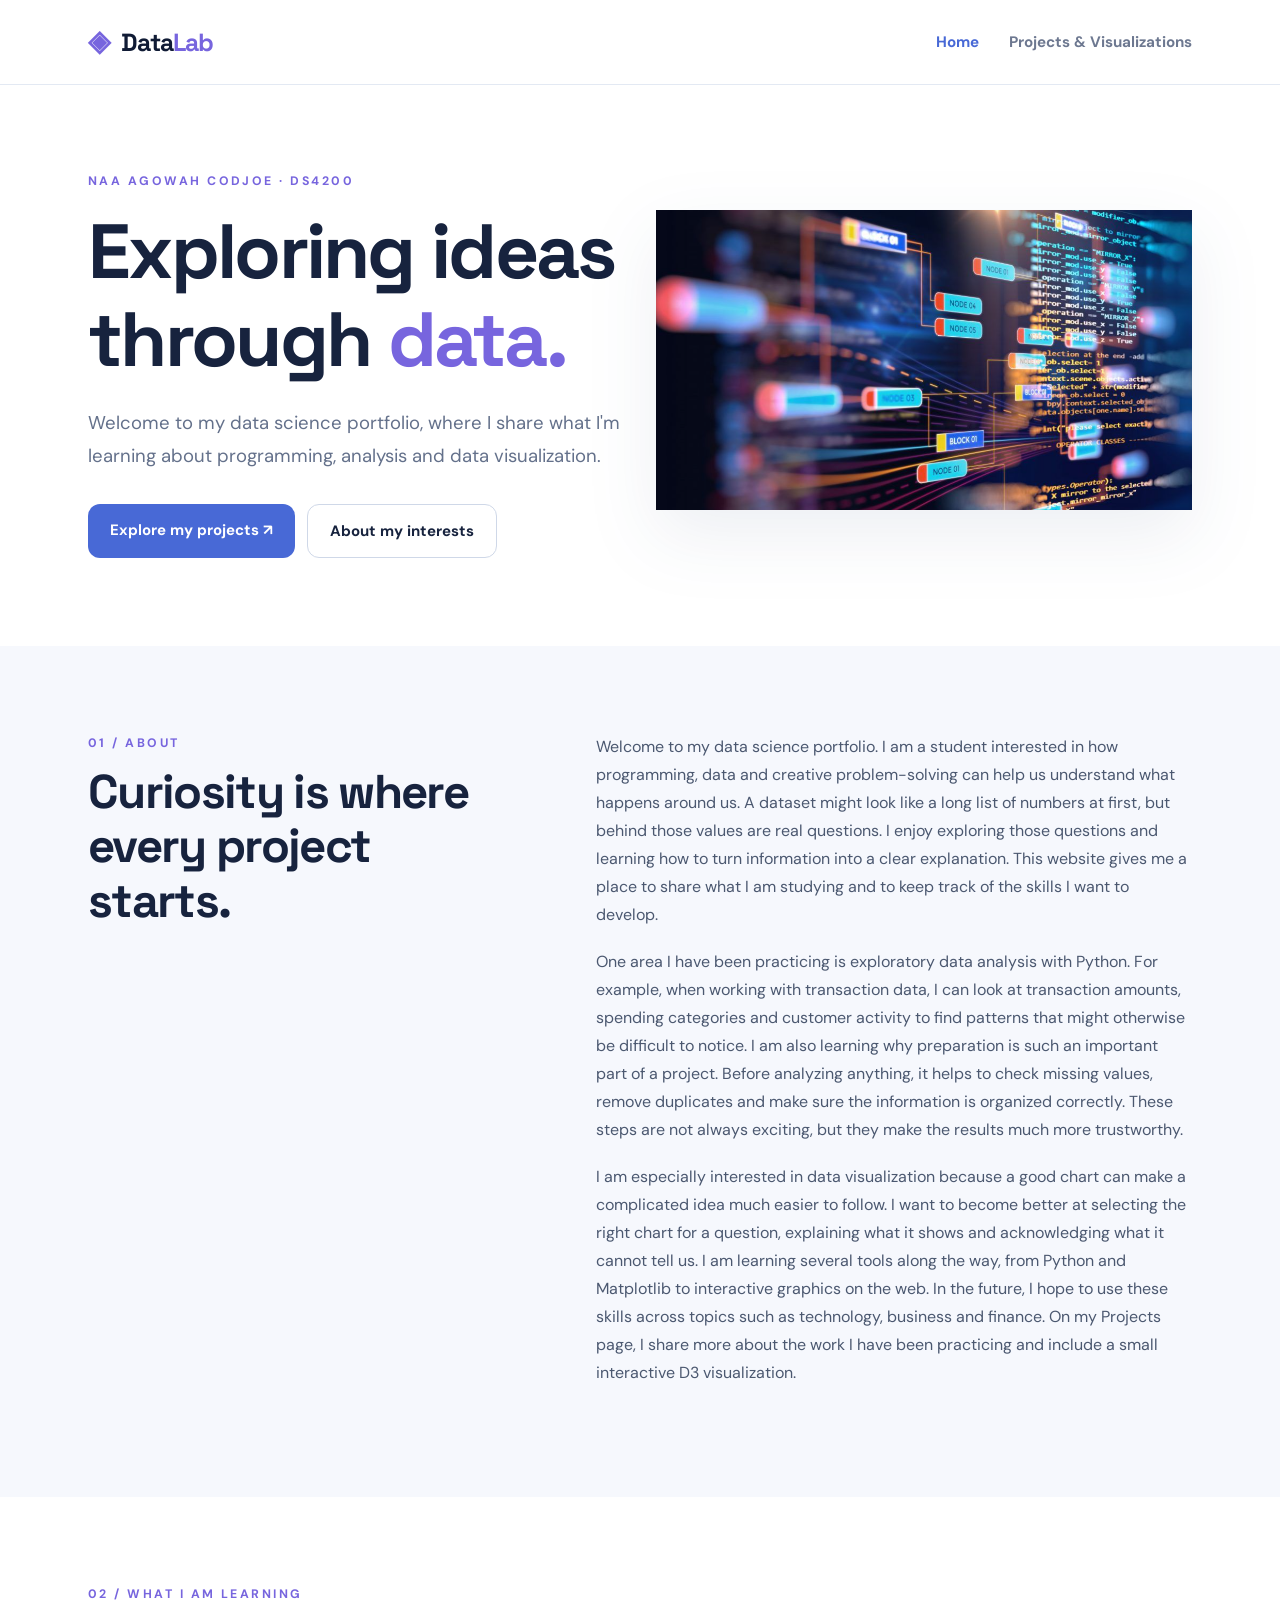
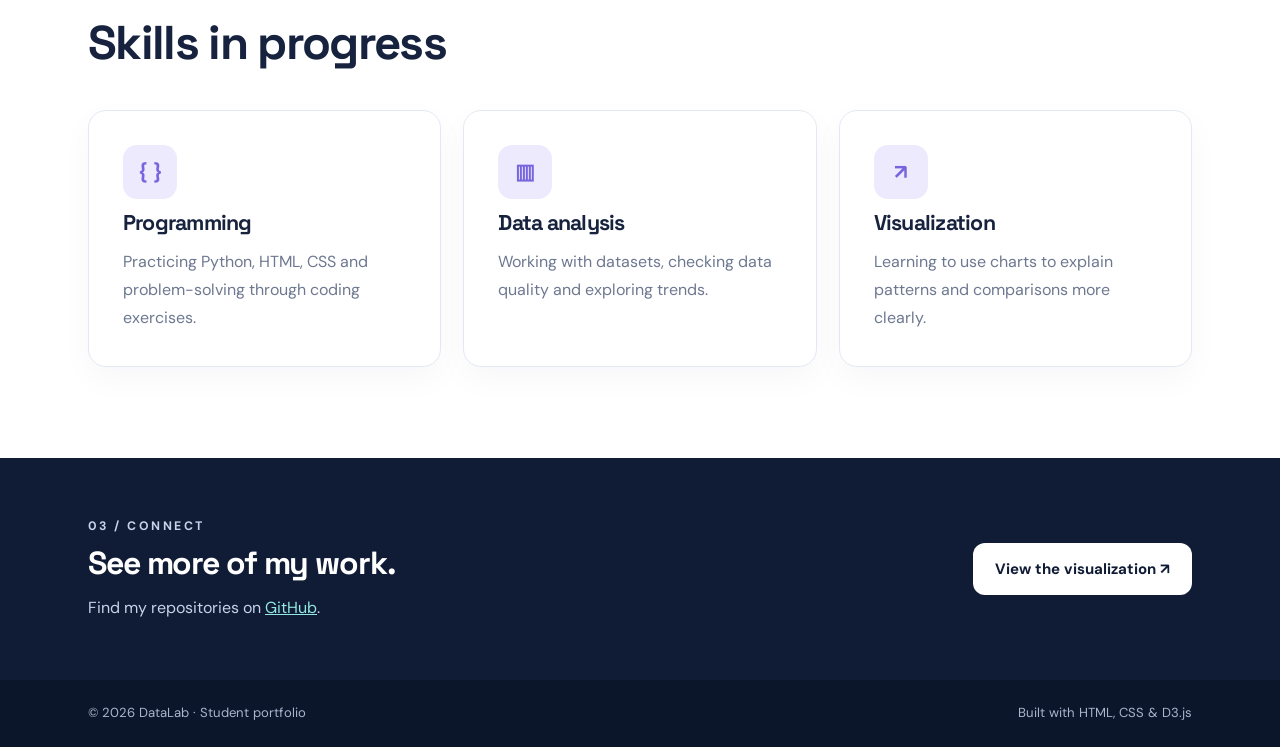
<file: index.html>
<!doctype html>
<html lang="en">
<head>
  <meta charset="UTF-8">
  <meta name="viewport" content="width=device-width, initial-scale=1">
  <meta name="description" content="Student data science portfolio featuring coding, data analysis and visualization.">
  <title>Home | DataLab</title>
  <link rel="stylesheet" href="style.css">
</head>
<body>
  <a class="skip-link" href="#main">Skip to content</a>
  <header class="site-header"><div class="container nav-wrap">
    <a class="brand" href="index.html"><span class="brand-icon">◈</span> Data<span>Lab</span></a>
    <nav aria-label="Main navigation"><a class="nav-link active" aria-current="page" href="index.html">Home</a><a class="nav-link" href="projects.html">Projects &amp; Visualizations</a></nav>
  </div></header>
  <main id="main">
    <section class="hero container">
      <div class="hero-copy"><p class="eyebrow">NAA AGOWAH CODJOE · DS4200</p>
      <h1>Exploring ideas through <span>data.</span></h1>
      <p class="lead">Welcome to my data science portfolio, where I share what I'm learning about programming, analysis and data visualization.</p>
      <div class="button-row"><a class="button primary" href="projects.html">Explore my projects ↗</a><a class="button secondary" href="#about">About my interests</a></div></div>
      <div class="hero-art"><img src="first image.png" alt="Colorful code and connected data nodes" width="620" height="470"></div>
    </section>
    <section class="section muted" id="about"><div class="container two-col">
      <div><p class="eyebrow">01 / ABOUT</p><h2>Curiosity is where every project starts.</h2></div>
      <div class="prose">
        <p>Welcome to my data science portfolio. I am a student interested in how programming, data and creative problem-solving can help us understand what happens around us. A dataset might look like a long list of numbers at first, but behind those values are real questions. I enjoy exploring those questions and learning how to turn information into a clear explanation. This website gives me a place to share what I am studying and to keep track of the skills I want to develop.</p>
        <p>One area I have been practicing is exploratory data analysis with Python. For example, when working with transaction data, I can look at transaction amounts, spending categories and customer activity to find patterns that might otherwise be difficult to notice. I am also learning why preparation is such an important part of a project. Before analyzing anything, it helps to check missing values, remove duplicates and make sure the information is organized correctly. These steps are not always exciting, but they make the results much more trustworthy.</p>
        <p>I am especially interested in data visualization because a good chart can make a complicated idea much easier to follow. I want to become better at selecting the right chart for a question, explaining what it shows and acknowledging what it cannot tell us. I am learning several tools along the way, from Python and Matplotlib to interactive graphics on the web. In the future, I hope to use these skills across topics such as technology, business and finance. On my Projects page, I share more about the work I have been practicing and include a small interactive D3 visualization.</p>
      </div></div></section>
    <section class="section container"><p class="eyebrow">02 / WHAT I AM LEARNING</p><h2>Skills in progress</h2><div class="cards">
      <article class="card"><span class="card-symbol">{ }</span><h3>Programming</h3><p>Practicing Python, HTML, CSS and problem-solving through coding exercises.</p></article>
      <article class="card"><span class="card-symbol">▥</span><h3>Data analysis</h3><p>Working with datasets, checking data quality and exploring trends.</p></article>
      <article class="card"><span class="card-symbol">↗</span><h3>Visualization</h3><p>Learning to use charts to explain patterns and comparisons more clearly.</p></article>
    </div></section>
    <section class="contact-section"><div class="container contact-inner"><div><p class="eyebrow">03 / CONNECT</p><h2>See more of my work.</h2><p>Find my repositories on <a href="https://github.com/Naa456" target="_blank" rel="noopener noreferrer">GitHub</a>.</p></div><a class="button light" href="projects.html">View the visualization ↗</a></div></section>
  </main>
  <footer class="site-footer"><div class="container footer-inner"><span>© 2026 DataLab · Student portfolio</span><span>Built with HTML, CSS &amp; D3.js</span></div></footer>
</body>
</html>
</file>
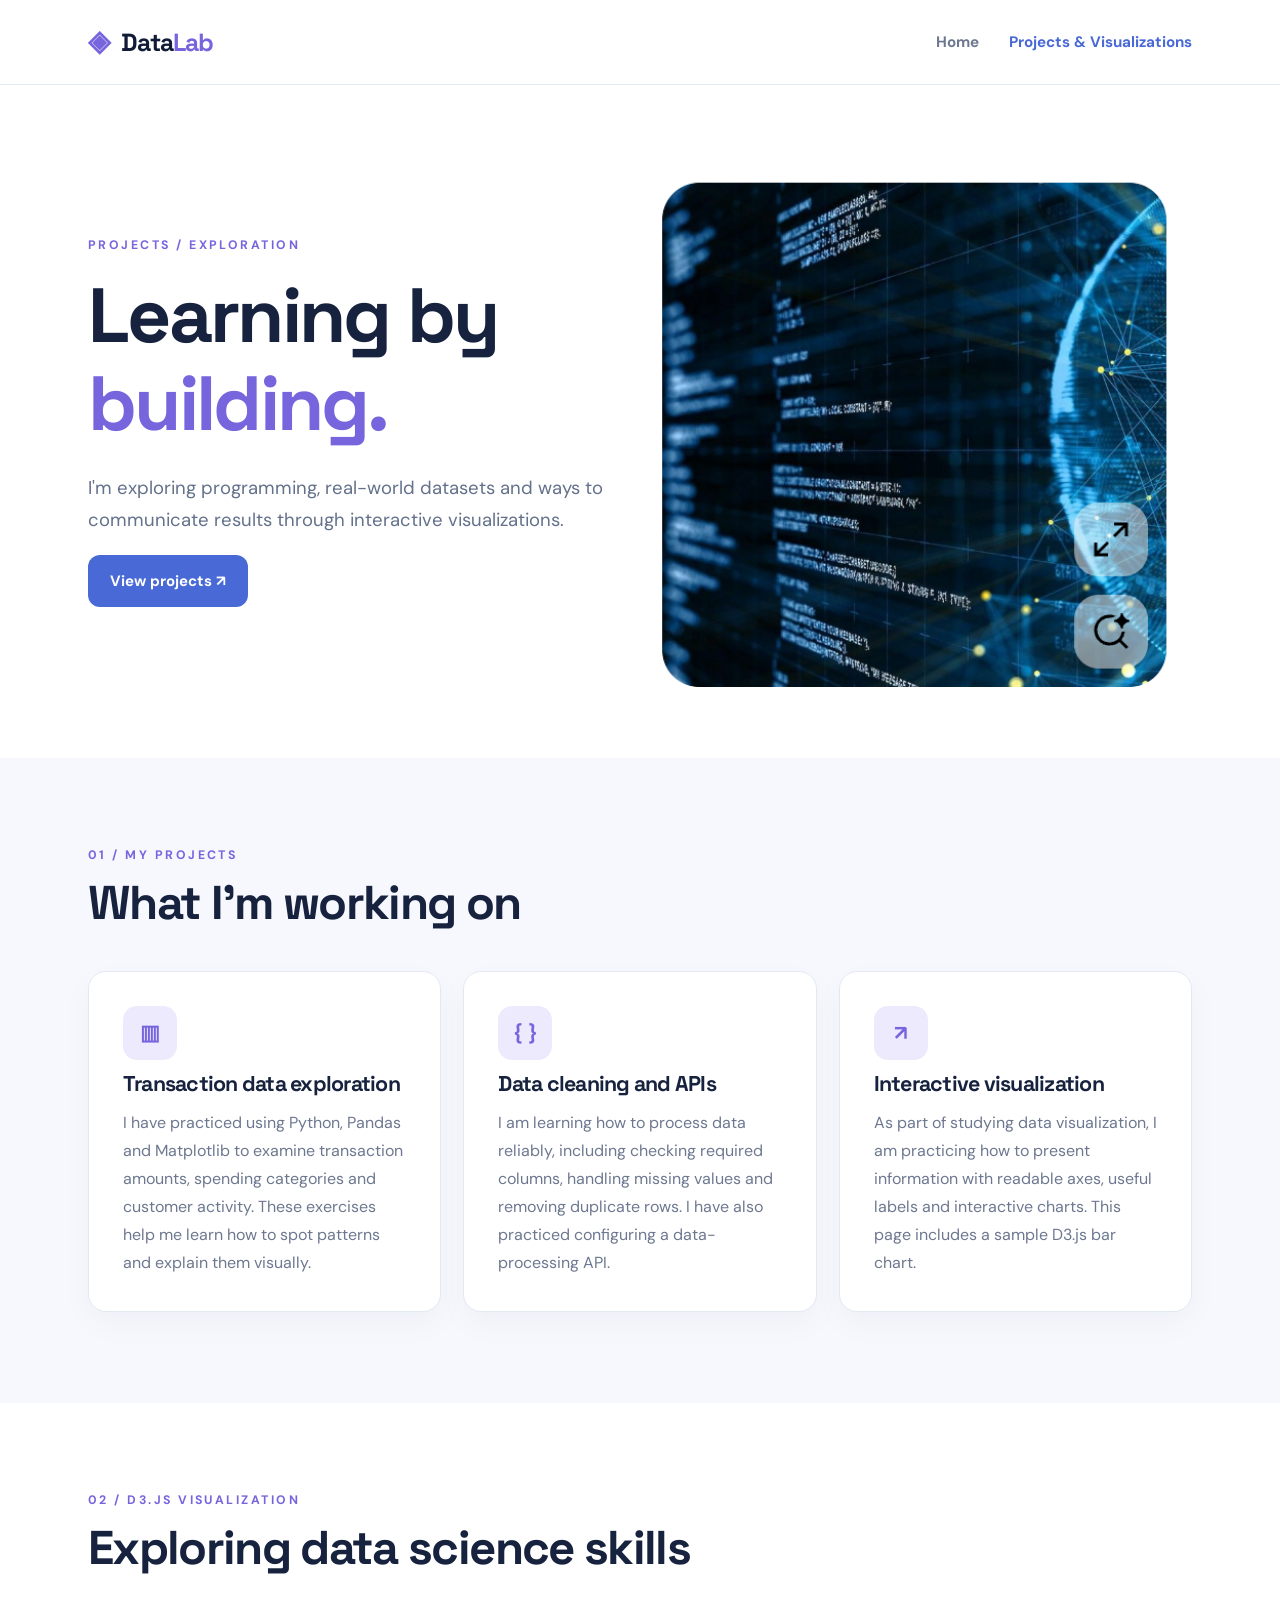
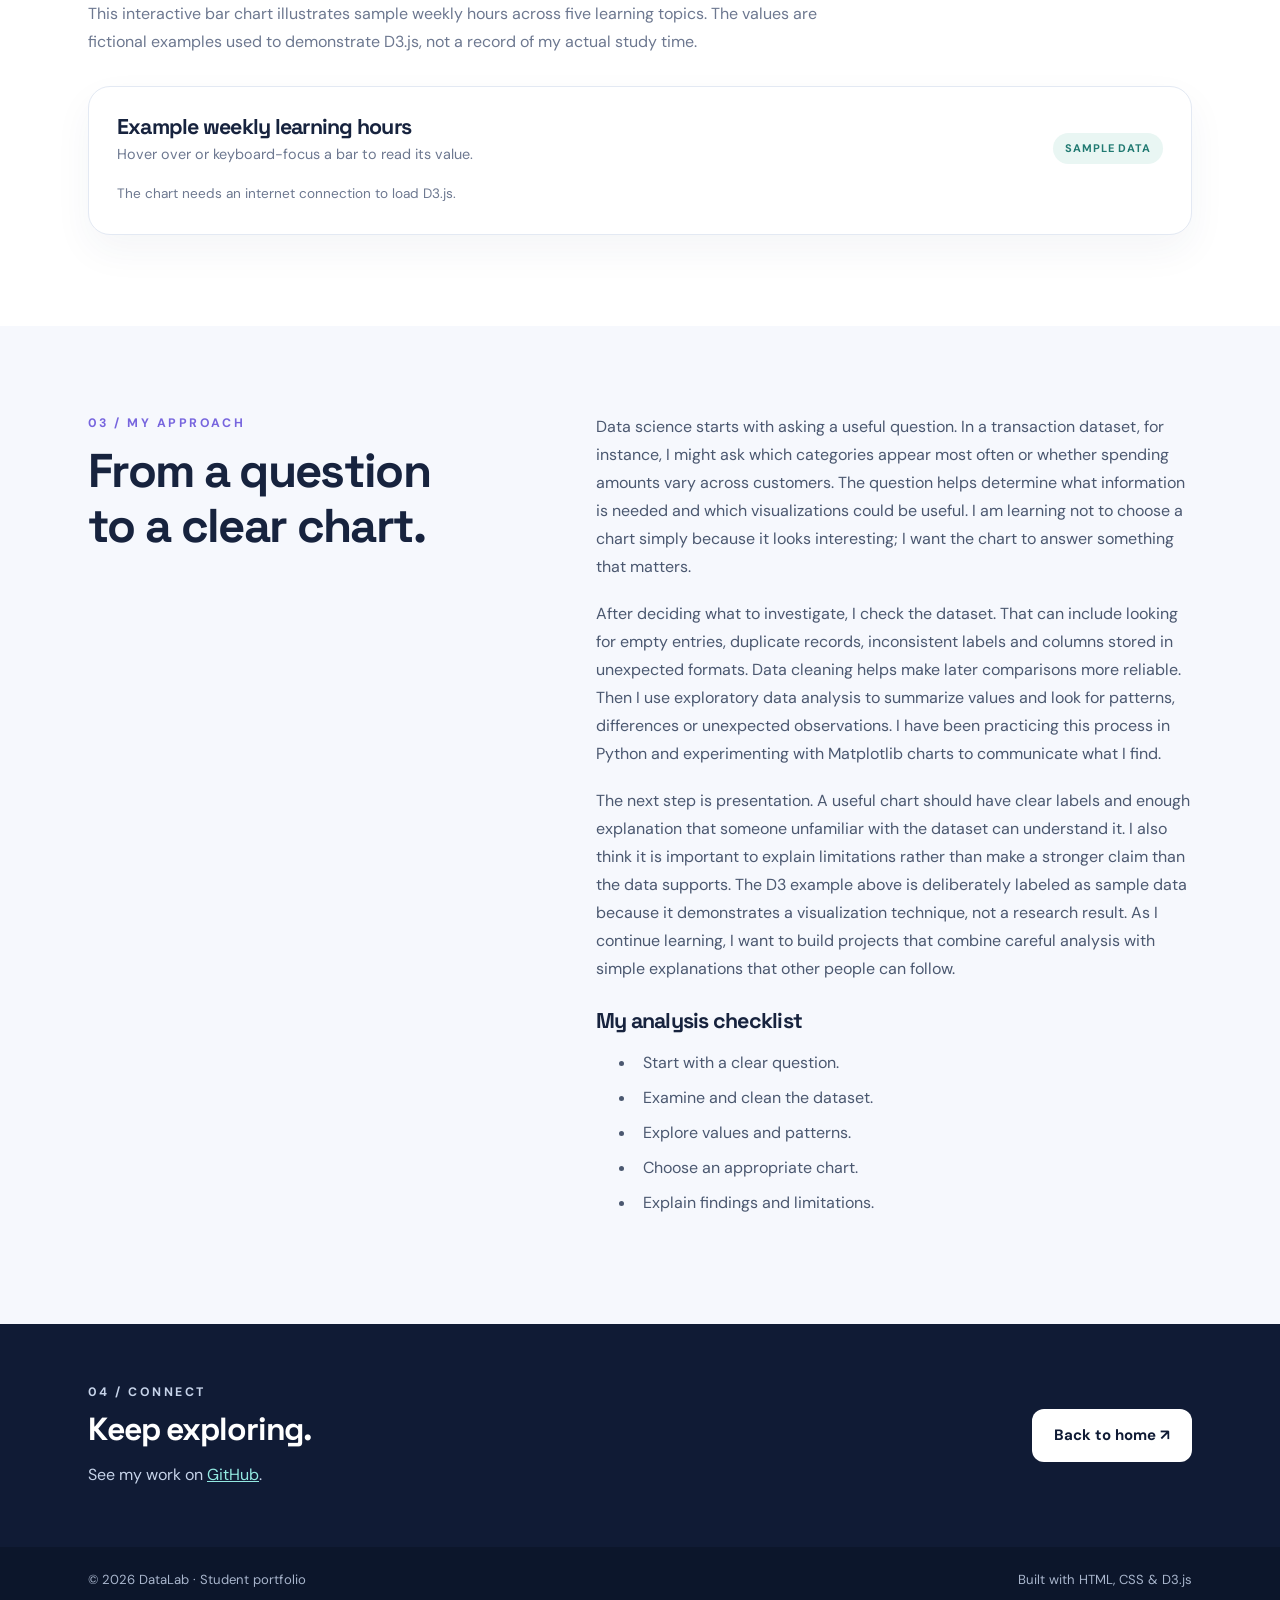
<file: projects.html>
<!doctype html>
<html lang="en">
<head>
  <meta charset="UTF-8">
  <meta name="viewport" content="width=device-width, initial-scale=1">
  <meta name="description" content="Student data science projects and an interactive D3 visualization.">
  <title>Projects | DataLab</title>
  <link rel="stylesheet" href="style.css">
  <script src="https://d3js.org/d3.v7.min.js" defer></script>
  <script src="script.js" defer></script>
</head>
<body>
  <a class="skip-link" href="#main">Skip to content</a>
  <header class="site-header"><div class="container nav-wrap">
    <a class="brand" href="index.html"><span class="brand-icon">◈</span> Data<span>Lab</span></a>
    <nav aria-label="Main navigation"><a class="nav-link" href="index.html">Home</a><a class="nav-link active" aria-current="page" href="projects.html">Projects &amp; Visualizations</a></nav>
  </div></header>
  <main id="main">
    <section class="page-top container"><div><p class="eyebrow">PROJECTS / EXPLORATION</p><h1>Learning by <span>building.</span></h1><p class="lead">I'm exploring programming, real-world datasets and ways to communicate results through interactive visualizations.</p><a class="button primary" href="#projects">View projects ↗</a></div><img src="2nd image.png" alt="Dark blue network visualization overlaid with programming code" width="520" height="470"></section>
    <section class="section muted" id="projects"><div class="container"><p class="eyebrow">01 / MY PROJECTS</p><h2>What I'm working on</h2><div class="cards">
      <article class="card"><span class="card-symbol">▥</span><h3>Transaction data exploration</h3><p>I have practiced using Python, Pandas and Matplotlib to examine transaction amounts, spending categories and customer activity. These exercises help me learn how to spot patterns and explain them visually.</p></article>
      <article class="card"><span class="card-symbol">{ }</span><h3>Data cleaning and APIs</h3><p>I am learning how to process data reliably, including checking required columns, handling missing values and removing duplicate rows. I have also practiced configuring a data-processing API.</p></article>
      <article class="card"><span class="card-symbol">↗</span><h3>Interactive visualization</h3><p>As part of studying data visualization, I am practicing how to present information with readable axes, useful labels and interactive charts. This page includes a sample D3.js bar chart.</p></article>
    </div></div></section>
    <section class="section container"><p class="eyebrow">02 / D3.JS VISUALIZATION</p><h2>Exploring data science skills</h2><p class="section-intro">This interactive bar chart illustrates sample weekly hours across five learning topics. The values are fictional examples used to demonstrate D3.js, not a record of my actual study time.</p>
      <div class="chart-card"><div class="chart-heading"><div><h3>Example weekly learning hours</h3><p>Hover over or keyboard-focus a bar to read its value.</p></div><span class="sample-tag">SAMPLE DATA</span></div>
      <div id="study-chart" role="group" aria-label="Interactive example learning-hours bar chart"></div>
      <p id="chart-fallback" class="chart-note" aria-live="polite">Loading chart… D3.js requires an internet connection.</p>
      </div>
    </section>
    <section class="section muted"><div class="container two-col"><div><p class="eyebrow">03 / MY APPROACH</p><h2>From a question to a clear chart.</h2></div><div class="prose">
      <p>Data science starts with asking a useful question. In a transaction dataset, for instance, I might ask which categories appear most often or whether spending amounts vary across customers. The question helps determine what information is needed and which visualizations could be useful. I am learning not to choose a chart simply because it looks interesting; I want the chart to answer something that matters.</p>
      <p>After deciding what to investigate, I check the dataset. That can include looking for empty entries, duplicate records, inconsistent labels and columns stored in unexpected formats. Data cleaning helps make later comparisons more reliable. Then I use exploratory data analysis to summarize values and look for patterns, differences or unexpected observations. I have been practicing this process in Python and experimenting with Matplotlib charts to communicate what I find.</p>
      <p>The next step is presentation. A useful chart should have clear labels and enough explanation that someone unfamiliar with the dataset can understand it. I also think it is important to explain limitations rather than make a stronger claim than the data supports. The D3 example above is deliberately labeled as sample data because it demonstrates a visualization technique, not a research result. As I continue learning, I want to build projects that combine careful analysis with simple explanations that other people can follow.</p>
      <h3>My analysis checklist</h3><ul><li>Start with a clear question.</li><li>Examine and clean the dataset.</li><li>Explore values and patterns.</li><li>Choose an appropriate chart.</li><li>Explain findings and limitations.</li></ul>
    </div></div></section>
    <section class="contact-section"><div class="container contact-inner"><div><p class="eyebrow">04 / CONNECT</p><h2>Keep exploring.</h2><p>See my work on <a href="https://github.com/Naa456" target="_blank" rel="noopener noreferrer">GitHub</a>.</p></div><a class="button light" href="index.html">Back to home ↗</a></div></section>
  </main>
  <footer class="site-footer"><div class="container footer-inner"><span>© 2026 DataLab · Student portfolio</span><span>Built with HTML, CSS &amp; D3.js</span></div></footer>
</body>
</html>
</file>
<file: style.css>
@import url('https://fonts.googleapis.com/css2?family=DM+Sans:wght@400;500;600;700&family=Space+Grotesk:wght@400;500;600;700&display=swap');
:root{--ink:#17233e;--navy:#101b35;--blue:#4869d6;--purple:#7765de;--aqua:#63d3cc;--cream:#f6f8fd;--line:#e3e9f3;--soft:#6d7890;--white:#fff}
*{box-sizing:border-box}html{scroll-behavior:smooth}body{margin:0;color:var(--ink);background:white;font-family:'DM Sans',Arial,sans-serif;font-size:16px;line-height:1.75}a{color:var(--blue)}img{max-width:100%;height:auto}h1,h2,h3,.brand{font-family:'Space Grotesk',Arial,sans-serif;line-height:1.15;letter-spacing:-.035em}h1{font-size:clamp(3rem,6vw,5.2rem);margin:14px 0 24px}h1 span{color:var(--purple)}h2{font-size:clamp(2.1rem,3.7vw,3.2rem);margin:10px 0 24px}h3{font-size:1.34rem;margin:12px 0}p{margin-top:0}.container{max-width:1160px;margin:0 auto;padding-left:28px;padding-right:28px}.skip-link{position:absolute;left:-9999px;top:4px;background:white;z-index:20;padding:8px}.skip-link:focus{left:8px}.site-header{border-bottom:1px solid var(--line);background:#fff}.nav-wrap{display:flex;align-items:center;justify-content:space-between;gap:24px;min-height:84px}.brand{text-decoration:none;color:var(--navy);font-weight:700;font-size:1.55rem}.brand>span:last-child{color:var(--purple)}.brand-icon{color:var(--purple);font-size:1.8rem;margin-right:7px}.nav-wrap nav{display:flex;gap:30px}.nav-link{text-decoration:none;color:var(--soft);font-size:.95rem;font-weight:700}.nav-link:hover,.nav-link.active{color:var(--blue)}.hero,.page-top{display:grid;grid-template-columns:1fr 1fr;align-items:center;gap:32px;padding-top:86px;padding-bottom:88px}.page-top{padding-top:70px;padding-bottom:70px}.hero-art img{width:100%;filter:drop-shadow(0 25px 35px rgba(31,57,105,.08))}.eyebrow{font-weight:700;letter-spacing:.2em;font-size:.77rem;color:var(--purple);margin-bottom:10px}.lead{font-size:1.16rem;max-width:590px;color:#64718b;line-height:1.75}.button-row{display:flex;flex-wrap:wrap;gap:12px;margin-top:32px}.button{display:inline-block;border-radius:12px;padding:13px 22px;text-decoration:none;font-size:.94rem;font-weight:700;transition:transform .15s,background .15s}.button:hover{transform:translateY(-2px)}.button.primary{background:var(--blue);color:white}.button.secondary{border:1px solid #cfd8e8;color:var(--ink);background:white}.button.light{background:white;color:var(--navy)}.section{padding-top:87px;padding-bottom:91px}.muted{background:var(--cream)}.two-col{display:grid;grid-template-columns:.8fr 1.2fr;gap:10%}.prose{color:#4b5870;font-size:1rem}.prose p{margin:0 0 19px}.prose li{padding-left:7px;margin:7px 0}.prose h3{color:var(--ink);margin-top:26px}.cards{display:grid;grid-template-columns:repeat(3,1fr);gap:22px;margin-top:40px}.card{padding:34px;background:#fff;border:1px solid var(--line);border-radius:18px;box-shadow:0 12px 32px rgba(20,40,85,.035)}.card p{color:var(--soft);margin:0}.card-symbol{display:grid;place-items:center;width:54px;height:54px;background:#edeafd;border-radius:14px;color:var(--purple);font-size:1.3rem;font-weight:700}.contact-section{background:var(--navy);color:#fff;padding:58px 0}.contact-inner{display:flex;align-items:center;justify-content:space-between;gap:24px}.contact-inner h2{font-size:2rem;margin:7px 0 13px}.contact-inner p{color:#c6d3e9;margin:0}.contact-inner a:not(.button){color:#93e9e1}.contact-inner strong{font-size:.8rem;font-weight:500}.site-footer{background:#0c162b;color:#a8b5cc;padding:22px 0;font-size:.82rem}.footer-inner{display:flex;justify-content:space-between;gap:16px}.page-top img{width:100%}.section-intro{max-width:780px;color:var(--soft)}.chart-card{background:white;border:1px solid var(--line);border-radius:22px;padding:28px;margin-top:30px;box-shadow:0 16px 38px rgba(30,51,91,.05)}.chart-heading{display:flex;justify-content:space-between;align-items:center;gap:20px}.chart-heading h3{margin:0 0 3px}.chart-heading p{color:var(--soft);font-size:.9rem}.sample-tag{background:#e9f6f3;color:#217a72;border-radius:100px;padding:6px 12px;font-weight:700;font-size:.69rem;letter-spacing:.08em;white-space:nowrap}#study-chart svg{width:100%;height:auto;display:block}#study-chart .bar{fill:var(--purple);transition:fill .15s;outline:none}#study-chart .bar:hover,#study-chart .bar:focus{fill:var(--blue)}#study-chart .axis text{fill:#52627f;font-size:13px}#study-chart .axis path,#study-chart .axis line{stroke:#dbe2ee}#study-chart .grid line{stroke:#e9eef6}#study-chart .grid path{stroke:none}.chart-note{font-size:.85rem;color:var(--soft);margin-bottom:0}.inline-art{display:block;margin-top:22px;width:100%;max-width:460px}.bar-label{font-family:'DM Sans',Arial,sans-serif;font-weight:700;font-size:13px;fill:var(--ink)}
@media(max-width:780px){.nav-wrap{flex-wrap:wrap;padding-top:16px;padding-bottom:16px}.nav-wrap nav{gap:15px;flex-wrap:wrap}.hero,.page-top,.two-col{grid-template-columns:1fr;gap:25px}.hero,.page-top{padding-top:50px;padding-bottom:55px}.hero-art{max-width:540px}.section{padding-top:60px;padding-bottom:65px}.cards{grid-template-columns:1fr}.contact-inner,.footer-inner{flex-direction:column;align-items:flex-start}.chart-card{padding:15px}.chart-heading{align-items:flex-start;flex-direction:column;gap:4px}.container{padding-left:19px;padding-right:19px}}
</file>
